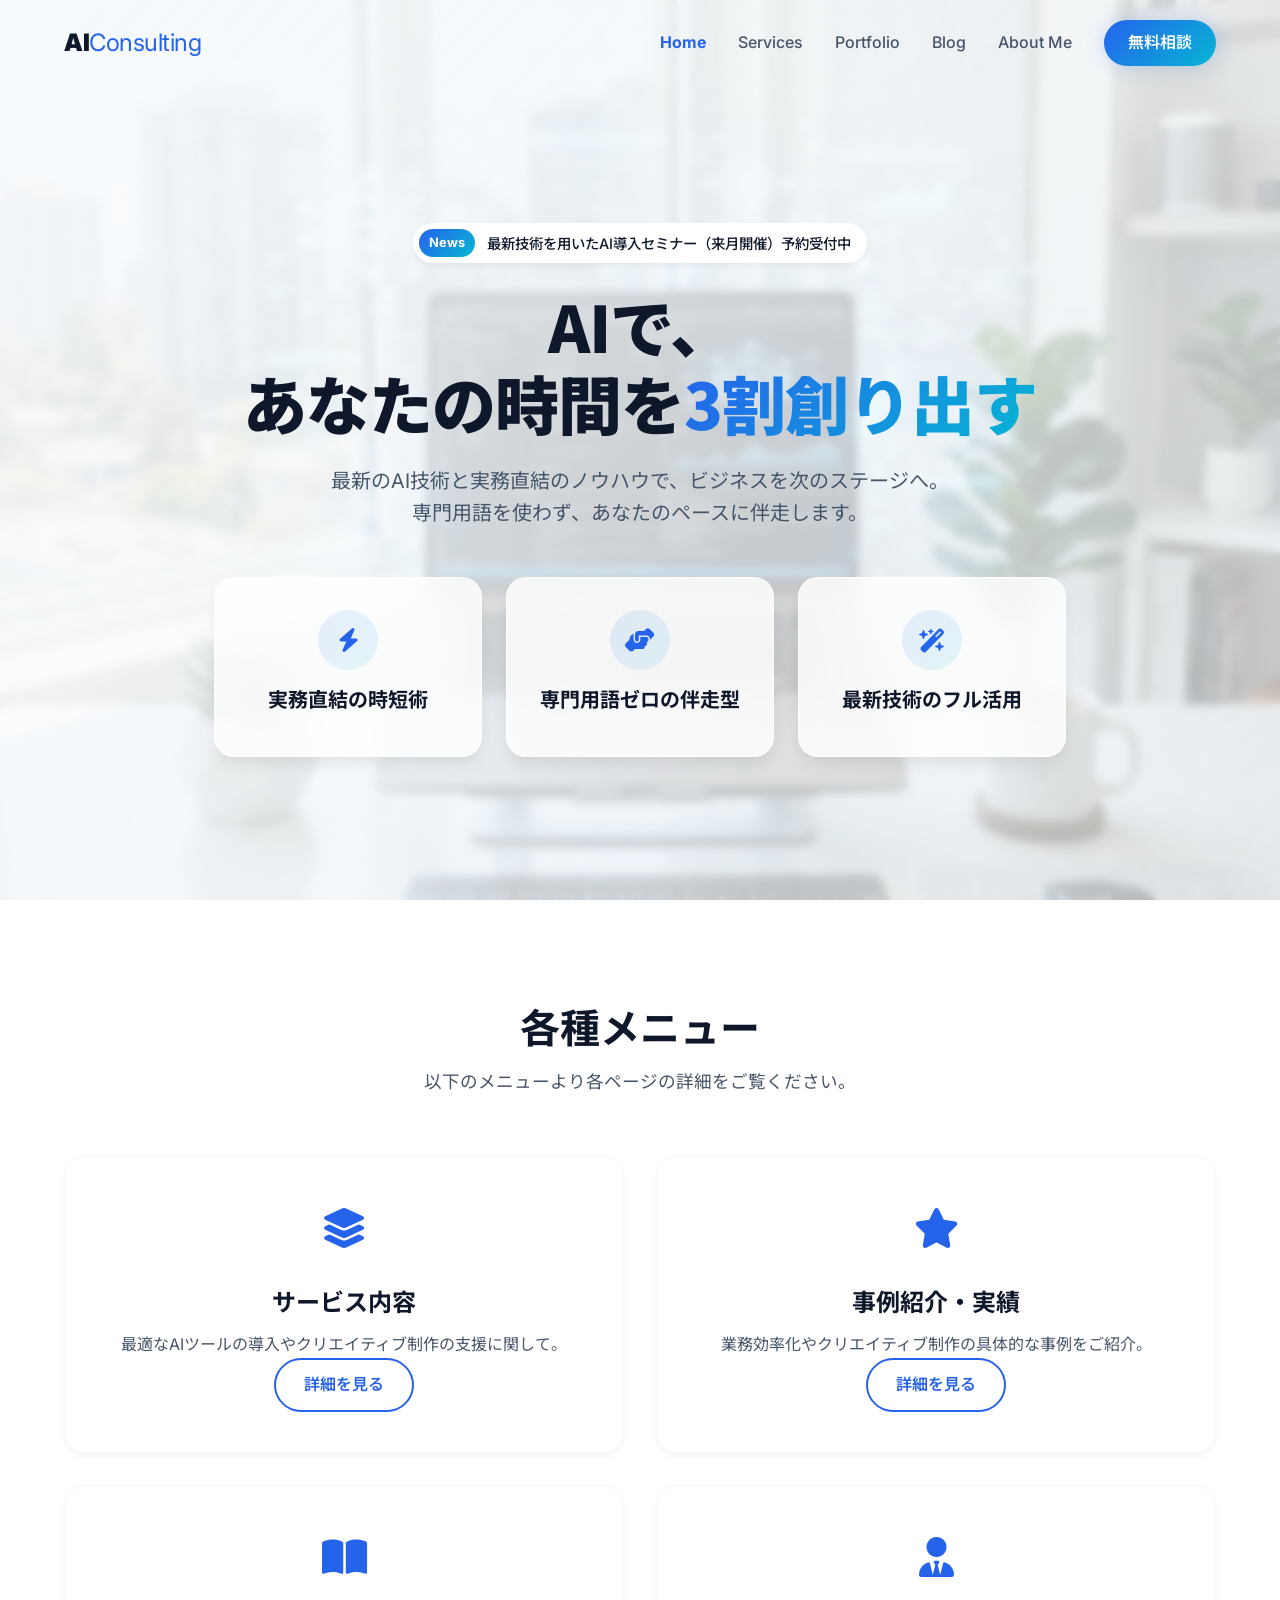
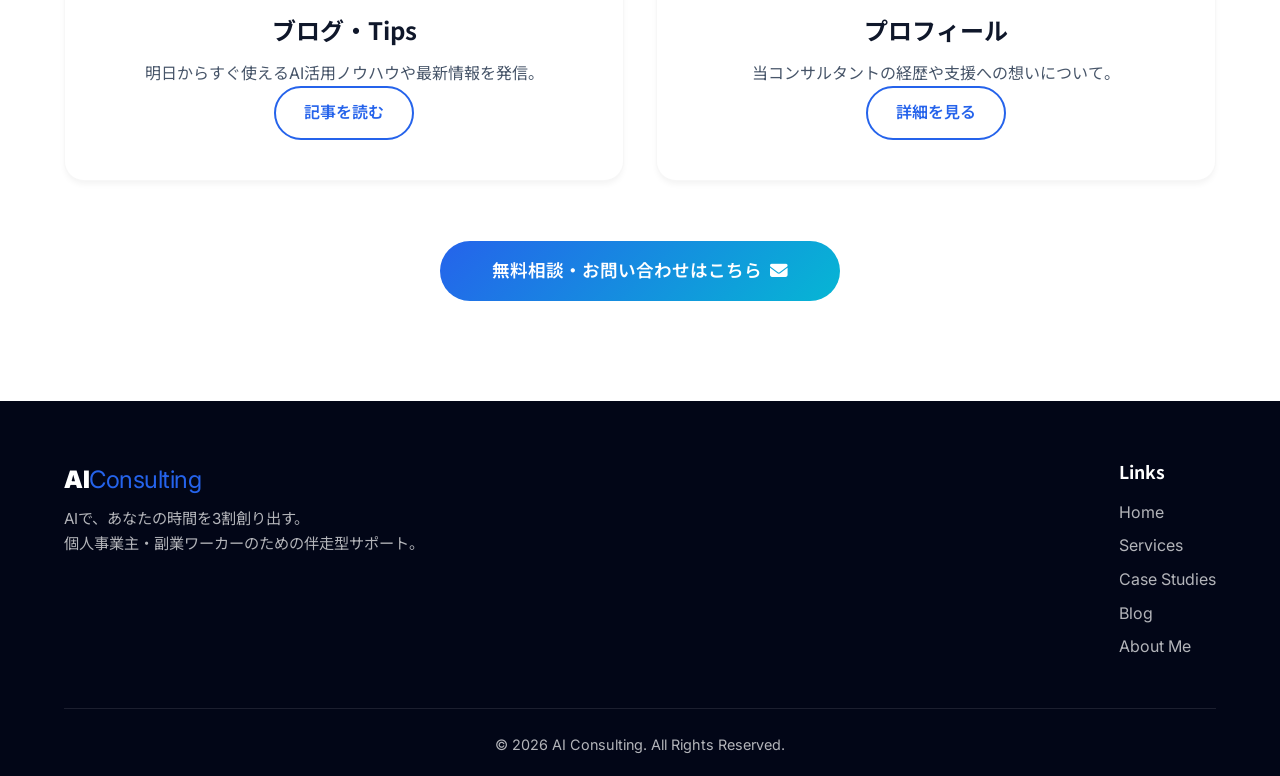
<file: AIHP/index.html>
<!DOCTYPE html>
<html lang="ja">
<head>
    <meta charset="UTF-8">
    <meta name="viewport" content="width=device-width, initial-scale=1.0">
    <meta name="description" content="AIコンサルティングであなたの時間を3割創り出す。実務直結の時短術と最新技術を活用した伴走型サポート。">
    <title>AI Consulting | あなたの時間を3割創り出す</title>
    <!-- Google Fonts -->
    <link rel="preconnect" href="https://fonts.googleapis.com">
    <link rel="preconnect" href="https://fonts.gstatic.com" crossorigin>
    <link href="https://fonts.googleapis.com/css2?family=Inter:wght@400;500;600;700&family=Noto+Sans+JP:wght@400;500;700;900&display=swap" rel="stylesheet">
    <!-- FontAwesome for Icons -->
    <link rel="stylesheet" href="https://cdnjs.cloudflare.com/ajax/libs/font-awesome/6.4.0/css/all.min.css">
    <link rel="stylesheet" href="style.css">
</head>
<body>
    <header class="navbar" id="navbar">
        <div class="container nav-container">
            <a href="index.html" class="logo">AI<span>Consulting</span></a>
            <nav class="nav-links" id="nav-links">
                <a href="index.html" class="nav-item active-nav">Home</a>
                <a href="services.html" class="nav-item">Services</a>
                <a href="portfolio.html" class="nav-item">Portfolio</a>
                <a href="blog.html" class="nav-item">Blog</a>
                <a href="about.html" class="nav-item">About Me</a>
                <a href="contact.html" class="btn btn-nav">無料相談</a>
            </nav>
            <div class="mobile-menu-btn" id="mobile-menu-btn">
                <i class="fa-solid fa-bars"></i>
            </div>
        </div>
    </header>

    <main>
        <!-- Hero Section -->
        <section id="home" class="hero">
            <div class="hero-bg">
                <img src="images/hero_bg.png" alt="AI Consulting Workspace">
                <div class="hero-overlay"></div>
            </div>
            <div class="container hero-content">
                <div class="badge fade-in-up">
                    <span class="badge-icon">News</span> 最新技術を用いたAI導入セミナー（来月開催）予約受付中
                </div>
                <h1 class="fade-in-up delay-1">AIで、<br>あなたの時間を<span class="highlight">3割創り出す</span></h1>
                <p class="fade-in-up delay-2">最新のAI技術と実務直結のノウハウで、ビジネスを次のステージへ。<br>専門用語を使わず、あなたのペースに伴走します。</p>
                
                <div class="reasons fade-in-up delay-3">
                    <div class="reason-card glass">
                        <div class="icon-wrapper"><i class="fa-solid fa-bolt"></i></div>
                        <h3>実務直結の時短術</h3>
                    </div>
                    <div class="reason-card glass">
                        <div class="icon-wrapper"><i class="fa-solid fa-handshake-angle"></i></div>
                        <h3>専門用語ゼロの伴走型</h3>
                    </div>
                    <div class="reason-card glass">
                        <div class="icon-wrapper"><i class="fa-solid fa-wand-magic-sparkles"></i></div>
                        <h3>最新技術のフル活用</h3>
                    </div>
                </div>
            </div>
        </section>

        <!-- Gateway links -->
        <section class="section bg-light">
            <div class="container">
                <div class="section-header text-center fade-in-up">
                    <h2 class="section-title">各種メニュー</h2>
                    <p class="section-subtitle">以下のメニューより各ページの詳細をご覧ください。</p>
                </div>
                
                <div class="grid-2">
                    <div class="service-card hover-lift fade-in-up delay-1 text-center">
                        <div class="service-icon"><i class="fa-solid fa-layer-group"></i></div>
                        <h3 class="service-title">サービス内容</h3>
                        <p class="service-desc mb-4">最適なAIツールの導入やクリエイティブ制作の支援に関して。</p>
                        <a href="services.html" class="btn btn-secondary">詳細を見る</a>
                    </div>
                    
                    <div class="service-card hover-lift fade-in-up delay-2 text-center">
                        <div class="service-icon"><i class="fa-solid fa-star"></i></div>
                        <h3 class="service-title">事例紹介・実績</h3>
                        <p class="service-desc mb-4">業務効率化やクリエイティブ制作の具体的な事例をご紹介。</p>
                        <a href="portfolio.html" class="btn btn-secondary">詳細を見る</a>
                    </div>

                    <div class="service-card hover-lift fade-in-up delay-3 text-center">
                        <div class="service-icon"><i class="fa-solid fa-book-open"></i></div>
                        <h3 class="service-title">ブログ・Tips</h3>
                        <p class="service-desc mb-4">明日からすぐ使えるAI活用ノウハウや最新情報を発信。</p>
                        <a href="blog.html" class="btn btn-secondary">記事を読む</a>
                    </div>

                    <div class="service-card hover-lift fade-in-up delay-4 text-center">
                        <div class="service-icon"><i class="fa-solid fa-user-tie"></i></div>
                        <h3 class="service-title">プロフィール</h3>
                        <p class="service-desc mb-4">当コンサルタントの経歴や支援への想いについて。</p>
                        <a href="about.html" class="btn btn-secondary">詳細を見る</a>
                    </div>
                </div>
                
                <div class="text-center fade-in-up delay-5" style="margin-top: 60px;">
                    <a href="contact.html" class="btn btn-submit" style="max-width: 400px; margin: 0 auto; display: inline-flex;">
                        無料相談・お問い合わせはこちら <i class="fa-solid fa-envelope"></i>
                    </a>
                </div>
            </div>
        </section>
    </main>

    <footer class="footer">
        <div class="container">
            <div class="footer-top">
                <div class="footer-brand">
                    <a href="index.html" class="logo">AI<span>Consulting</span></a>
                    <p class="footer-desc mt-2">AIで、あなたの時間を3割創り出す。<br>個人事業主・副業ワーカーのための伴走型サポート。</p>
                </div>
                <div class="footer-links">
                    <h4 class="footer-title">Links</h4>
                    <ul>
                        <li><a href="index.html">Home</a></li>
                        <li><a href="services.html">Services</a></li>
                        <li><a href="portfolio.html">Case Studies</a></li>
                        <li><a href="blog.html">Blog</a></li>
                        <li><a href="about.html">About Me</a></li>
                    </ul>
                </div>
            </div>
            <div class="footer-bottom">
                <p>&copy; 2026 AI Consulting. All Rights Reserved.</p>
            </div>
        </div>
    </footer>

    <script src="script.js"></script>
</body>
</html>
</file>
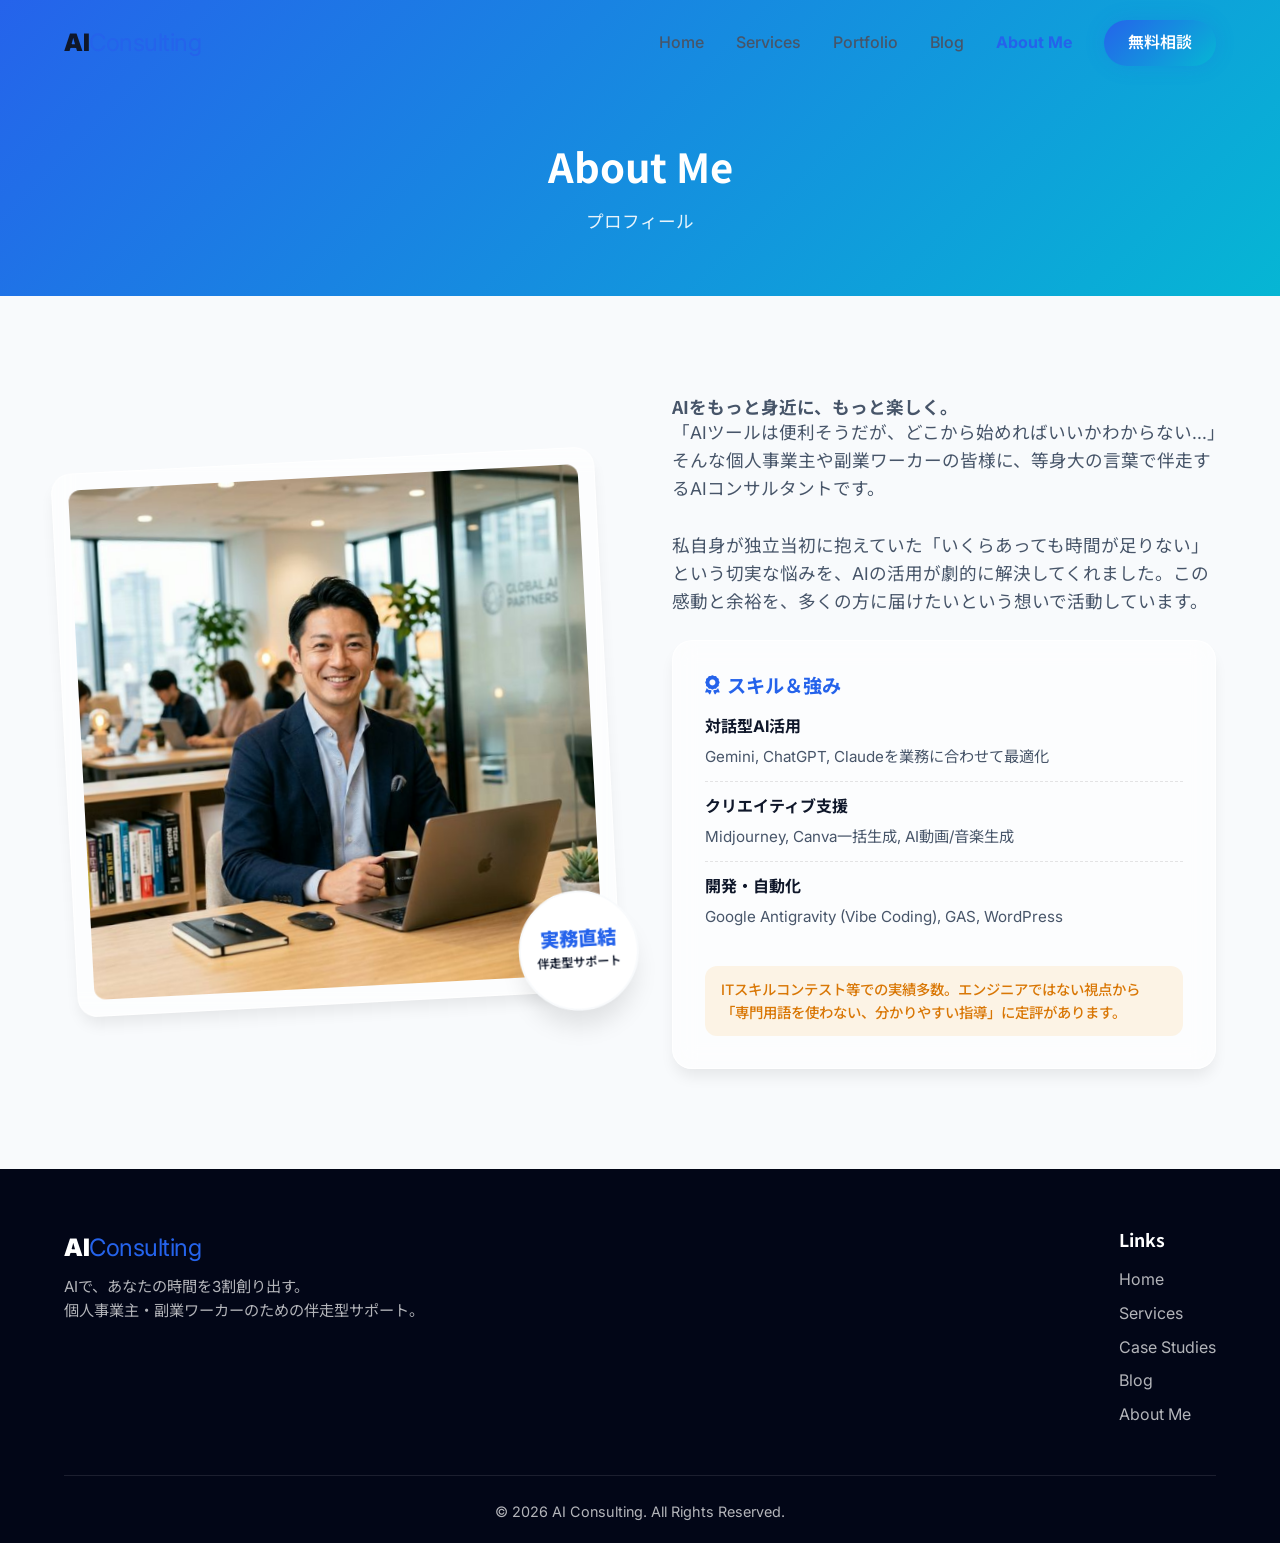
<file: AIHP/about.html>
<!DOCTYPE html>
<html lang="ja">
<head>
    <meta charset="UTF-8">
    <meta name="viewport" content="width=device-width, initial-scale=1.0">
    <meta name="description" content="AIコンサルタントのプロフィール。">
    <title>About Me | AI Consulting</title>
    <link rel="preconnect" href="https://fonts.googleapis.com">
    <link rel="preconnect" href="https://fonts.gstatic.com" crossorigin>
    <link href="https://fonts.googleapis.com/css2?family=Inter:wght@400;500;600;700&family=Noto+Sans+JP:wght@400;500;700;900&display=swap" rel="stylesheet">
    <link rel="stylesheet" href="https://cdnjs.cloudflare.com/ajax/libs/font-awesome/6.4.0/css/all.min.css">
    <link rel="stylesheet" href="style.css">
</head>
<body>
    <header class="navbar" id="navbar">
        <div class="container nav-container">
            <a href="index.html" class="logo">AI<span>Consulting</span></a>
            <nav class="nav-links" id="nav-links">
                <a href="index.html" class="nav-item">Home</a>
                <a href="services.html" class="nav-item">Services</a>
                <a href="portfolio.html" class="nav-item">Portfolio</a>
                <a href="blog.html" class="nav-item">Blog</a>
                <a href="about.html" class="nav-item active-nav">About Me</a>
                <a href="contact.html" class="btn btn-nav">無料相談</a>
            </nav>
            <div class="mobile-menu-btn" id="mobile-menu-btn">
                <i class="fa-solid fa-bars"></i>
            </div>
        </div>
    </header>

    <main>
        <div class="page-header">
            <div class="container fade-in-up">
                <h1>About Me</h1>
                <p>プロフィール</p>
            </div>
        </div>

        <section id="about" class="section">
            <div class="container">
                <div class="about-flex">
                    <div class="about-img fade-in-up">
                        <div class="img-wrapper glass">
                            <img src="images/consultant_profile.png" alt="AIコンサルタント プロフィール写真">
                            <div class="experience-badge">
                                <span class="num">実務直結</span>
                                <span class="text">伴走型サポート</span>
                            </div>
                        </div>
                    </div>
                    <div class="about-content fade-in-up delay-1">
                        <h3 class="section-subtitle text-left">AIをもっと身近に、もっと楽しく。</h3>
                        <p class="bio">
                            「AIツールは便利そうだが、どこから始めればいいかわからない...」そんな個人事業主や副業ワーカーの皆様に、等身大の言葉で伴走するAIコンサルタントです。<br><br>
                            私自身が独立当初に抱えていた「いくらあっても時間が足りない」という切実な悩みを、AIの活用が劇的に解決してくれました。この感動と余裕を、多くの方に届けたいという想いで活動しています。
                        </p>
                        
                        <div class="skills-box glass mt-4">
                            <h4 class="skills-title"><i class="fa-solid fa-award"></i> スキル＆強み</h4>
                            <ul class="skill-list">
                                <li>
                                    <span class="skill-name">対話型AI活用</span>
                                    <span class="skill-detail">Gemini, ChatGPT, Claudeを業務に合わせて最適化</span>
                                </li>
                                <li>
                                    <span class="skill-name">クリエイティブ支援</span>
                                    <span class="skill-detail">Midjourney, Canva一括生成, AI動画/音楽生成</span>
                                </li>
                                <li>
                                    <span class="skill-name">開発・自動化</span>
                                    <span class="skill-detail">Google Antigravity (Vibe Coding), GAS, WordPress</span>
                                </li>
                            </ul>
                            <p class="strength-note">ITスキルコンテスト等での実績多数。エンジニアではない視点から「専門用語を使わない、分かりやすい指導」に定評があります。</p>
                        </div>
                    </div>
                </div>
            </div>
        </section>
    </main>

    <footer class="footer">
        <div class="container">
            <div class="footer-top">
                <div class="footer-brand">
                    <a href="index.html" class="logo">AI<span>Consulting</span></a>
                    <p class="footer-desc mt-2">AIで、あなたの時間を3割創り出す。<br>個人事業主・副業ワーカーのための伴走型サポート。</p>
                </div>
                <div class="footer-links">
                    <h4 class="footer-title">Links</h4>
                    <ul>
                        <li><a href="index.html">Home</a></li>
                        <li><a href="services.html">Services</a></li>
                        <li><a href="portfolio.html">Case Studies</a></li>
                        <li><a href="blog.html">Blog</a></li>
                        <li><a href="about.html">About Me</a></li>
                    </ul>
                </div>
            </div>
            <div class="footer-bottom">
                <p>&copy; 2026 AI Consulting. All Rights Reserved.</p>
            </div>
        </div>
    </footer>
    <script src="script.js"></script>
</body>
</html>
</file>
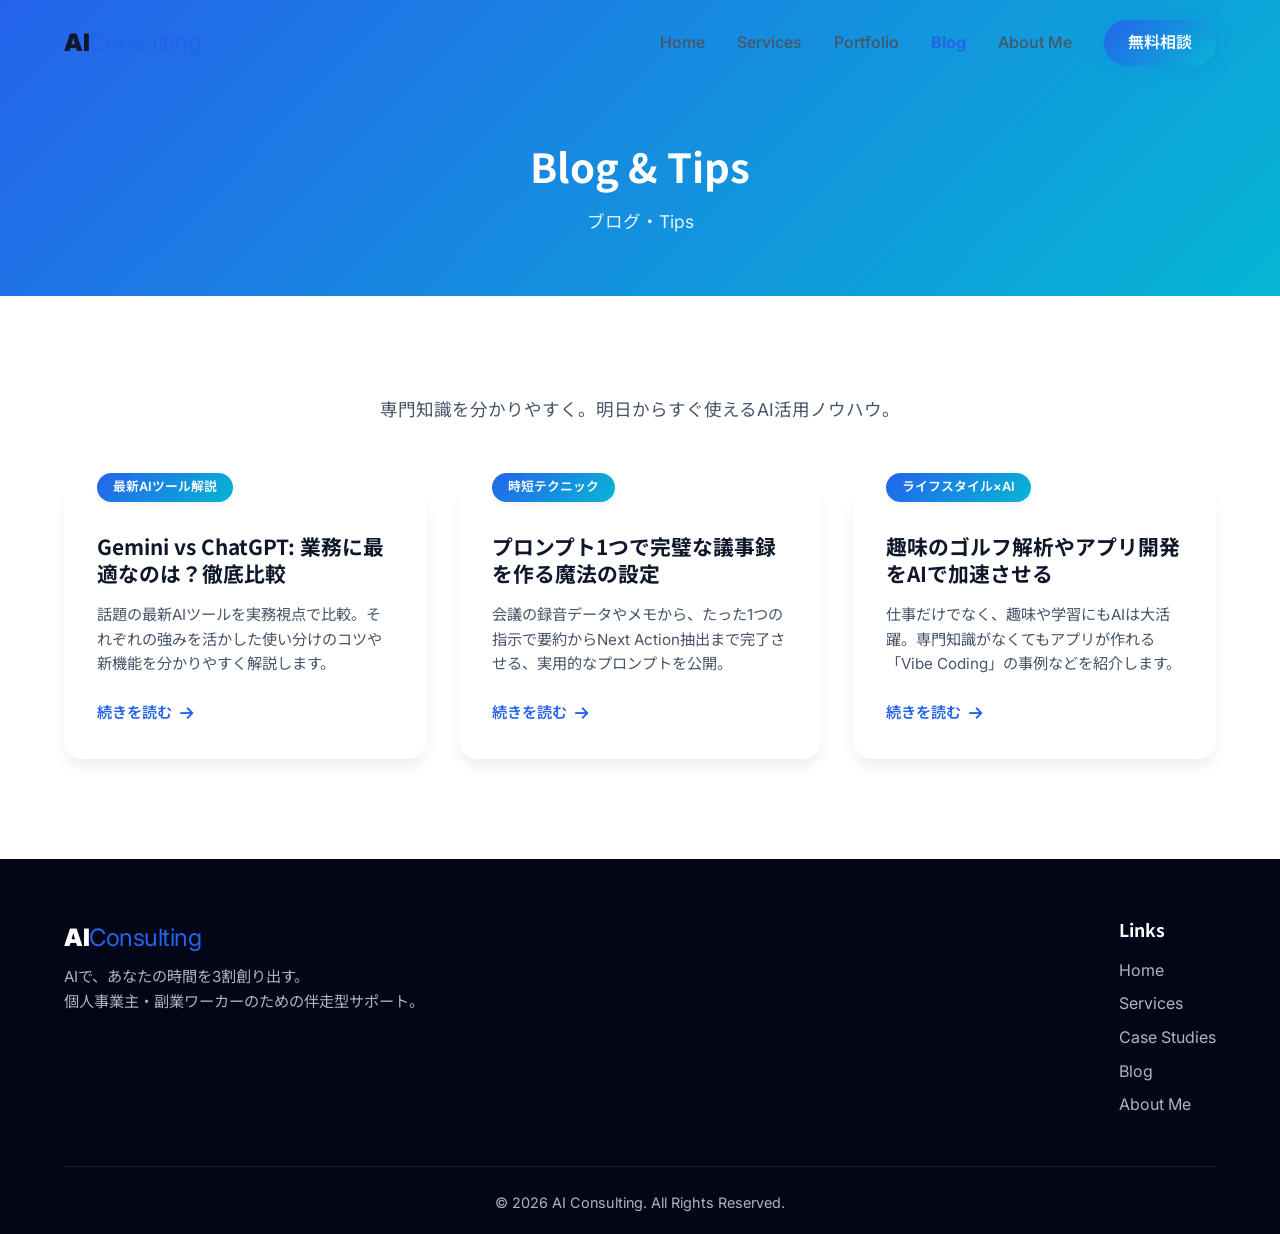
<file: AIHP/blog.html>
<!DOCTYPE html>
<html lang="ja">
<head>
    <meta charset="UTF-8">
    <meta name="viewport" content="width=device-width, initial-scale=1.0">
    <meta name="description" content="AIコンサルティングのブログとTips。">
    <title>Blog & Tips | AI Consulting</title>
    <link rel="preconnect" href="https://fonts.googleapis.com">
    <link rel="preconnect" href="https://fonts.gstatic.com" crossorigin>
    <link href="https://fonts.googleapis.com/css2?family=Inter:wght@400;500;600;700&family=Noto+Sans+JP:wght@400;500;700;900&display=swap" rel="stylesheet">
    <link rel="stylesheet" href="https://cdnjs.cloudflare.com/ajax/libs/font-awesome/6.4.0/css/all.min.css">
    <link rel="stylesheet" href="style.css">
</head>
<body>
    <header class="navbar" id="navbar">
        <div class="container nav-container">
            <a href="index.html" class="logo">AI<span>Consulting</span></a>
            <nav class="nav-links" id="nav-links">
                <a href="index.html" class="nav-item">Home</a>
                <a href="services.html" class="nav-item">Services</a>
                <a href="portfolio.html" class="nav-item">Portfolio</a>
                <a href="blog.html" class="nav-item active-nav">Blog</a>
                <a href="about.html" class="nav-item">About Me</a>
                <a href="contact.html" class="btn btn-nav">無料相談</a>
            </nav>
            <div class="mobile-menu-btn" id="mobile-menu-btn">
                <i class="fa-solid fa-bars"></i>
            </div>
        </div>
    </header>

    <main>
        <div class="page-header">
            <div class="container fade-in-up">
                <h1>Blog & Tips</h1>
                <p>ブログ・Tips</p>
            </div>
        </div>

        <section id="blog" class="section bg-light">
            <div class="container">
                <div class="section-header text-center fade-in-up">
                    <p class="section-subtitle">専門知識を分かりやすく。明日からすぐ使えるAI活用ノウハウ。</p>
                </div>
                <div class="blog-grid">
                    <article class="blog-card glass fade-in-up delay-1 hover-lift">
                        <div class="blog-tag-overlay">最新AIツール解説</div>
                        <div class="blog-content">
                            <h3 class="blog-title">Gemini vs ChatGPT: 業務に最適なのは？徹底比較</h3>
                            <p class="blog-excerpt">話題の最新AIツールを実務視点で比較。それぞれの強みを活かした使い分けのコツや新機能を分かりやすく解説します。</p>
                            <a href="#" class="read-more">続きを読む <i class="fa-solid fa-arrow-right"></i></a>
                        </div>
                    </article>
                    <article class="blog-card glass fade-in-up delay-2 hover-lift">
                        <div class="blog-tag-overlay">時短テクニック</div>
                        <div class="blog-content">
                            <h3 class="blog-title">プロンプト1つで完璧な議事録を作る魔法の設定</h3>
                            <p class="blog-excerpt">会議の録音データやメモから、たった1つの指示で要約からNext Action抽出まで完了させる、実用的なプロンプトを公開。</p>
                            <a href="#" class="read-more">続きを読む <i class="fa-solid fa-arrow-right"></i></a>
                        </div>
                    </article>
                    <article class="blog-card glass fade-in-up delay-3 hover-lift">
                        <div class="blog-tag-overlay">ライフスタイル×AI</div>
                        <div class="blog-content">
                            <h3 class="blog-title">趣味のゴルフ解析やアプリ開発をAIで加速させる</h3>
                            <p class="blog-excerpt">仕事だけでなく、趣味や学習にもAIは大活躍。専門知識がなくてもアプリが作れる「Vibe Coding」の事例などを紹介します。</p>
                            <a href="#" class="read-more">続きを読む <i class="fa-solid fa-arrow-right"></i></a>
                        </div>
                    </article>
                </div>
            </div>
        </section>
    </main>

    <footer class="footer">
        <div class="container">
            <div class="footer-top">
                <div class="footer-brand">
                    <a href="index.html" class="logo">AI<span>Consulting</span></a>
                    <p class="footer-desc mt-2">AIで、あなたの時間を3割創り出す。<br>個人事業主・副業ワーカーのための伴走型サポート。</p>
                </div>
                <div class="footer-links">
                    <h4 class="footer-title">Links</h4>
                    <ul>
                        <li><a href="index.html">Home</a></li>
                        <li><a href="services.html">Services</a></li>
                        <li><a href="portfolio.html">Case Studies</a></li>
                        <li><a href="blog.html">Blog</a></li>
                        <li><a href="about.html">About Me</a></li>
                    </ul>
                </div>
            </div>
            <div class="footer-bottom">
                <p>&copy; 2026 AI Consulting. All Rights Reserved.</p>
            </div>
        </div>
    </footer>
    <script src="script.js"></script>
</body>
</html>
</file>
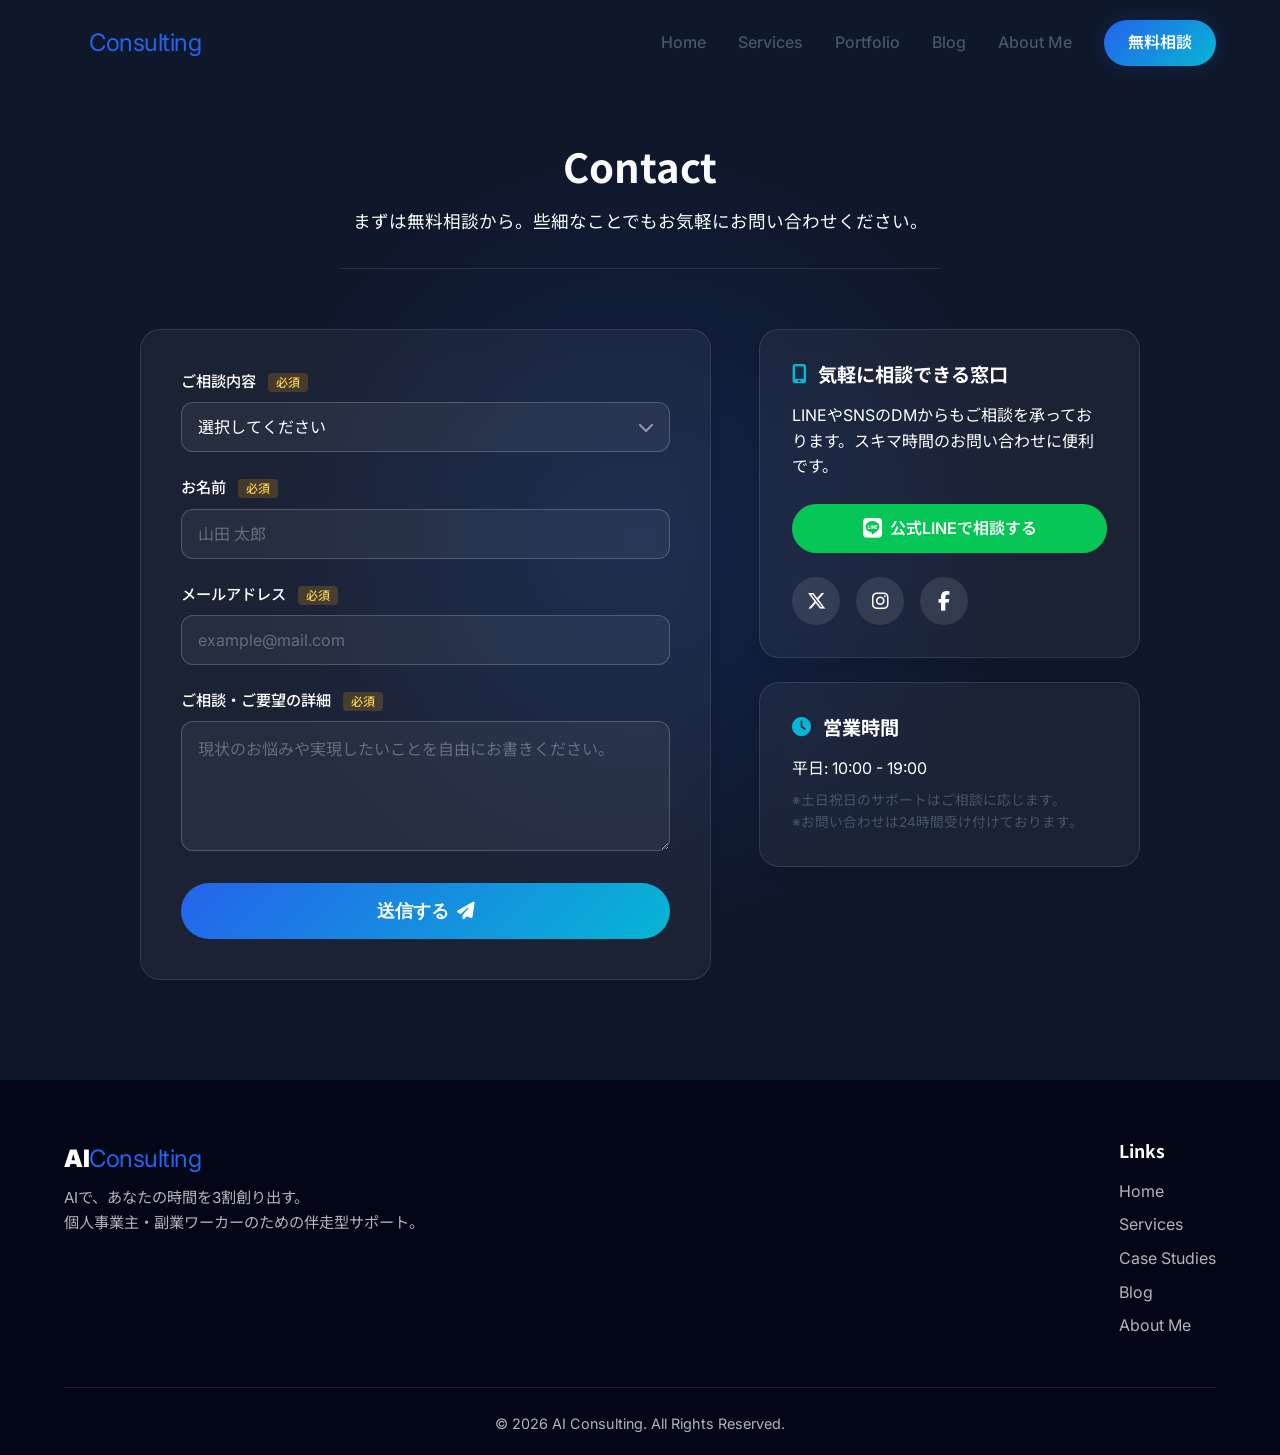
<file: AIHP/contact.html>
<!DOCTYPE html>
<html lang="ja">
<head>
    <meta charset="UTF-8">
    <meta name="viewport" content="width=device-width, initial-scale=1.0">
    <meta name="description" content="AIコンサルティングのお問い合わせ。">
    <title>Contact | AI Consulting</title>
    <link rel="preconnect" href="https://fonts.googleapis.com">
    <link rel="preconnect" href="https://fonts.gstatic.com" crossorigin>
    <link href="https://fonts.googleapis.com/css2?family=Inter:wght@400;500;600;700&family=Noto+Sans+JP:wght@400;500;700;900&display=swap" rel="stylesheet">
    <link rel="stylesheet" href="https://cdnjs.cloudflare.com/ajax/libs/font-awesome/6.4.0/css/all.min.css">
    <link rel="stylesheet" href="style.css">
</head>
<body>
    <header class="navbar" id="navbar">
        <div class="container nav-container">
            <a href="index.html" class="logo">AI<span>Consulting</span></a>
            <nav class="nav-links" id="nav-links">
                <a href="index.html" class="nav-item">Home</a>
                <a href="services.html" class="nav-item">Services</a>
                <a href="portfolio.html" class="nav-item">Portfolio</a>
                <a href="blog.html" class="nav-item">Blog</a>
                <a href="about.html" class="nav-item">About Me</a>
                <a href="contact.html" class="btn btn-nav">無料相談</a>
            </nav>
            <div class="mobile-menu-btn" id="mobile-menu-btn">
                <i class="fa-solid fa-bars"></i>
            </div>
        </div>
    </header>

    <main>
        <section id="contact" class="section contact-section" style="padding-top: 140px; min-height: 100vh;">
            <div class="contact-bg-glow"></div>
            <div class="container">
                <div class="section-header text-center fade-in-up text-white">
                    <h1 class="section-title text-white">Contact</h1>
                    <p class="section-subtitle text-white border-sub">まずは無料相談から。些細なことでもお気軽にお問い合わせください。</p>
                </div>

                <div class="contact-grid">
                    <div class="contact-form-container glass fade-in-up delay-1">
                        <form class="contact-form">
                            <div class="form-group">
                                <label for="type">ご相談内容 <span class="required">必須</span></label>
                                <div class="select-wrapper">
                                    <select id="type" name="type" class="form-control" required>
                                        <option value="" disabled selected>選択してください</option>
                                        <option value="consulting">AI導入・時短コンサルについて</option>
                                        <option value="spot">スポット相談（60分）について</option>
                                        <option value="creative">クリエイティブ支援について</option>
                                        <option value="other">その他のお問い合わせ</option>
                                    </select>
                                    <i class="fa-solid fa-chevron-down select-icon"></i>
                                </div>
                            </div>
                            <div class="form-group">
                                <label for="name">お名前 <span class="required">必須</span></label>
                                <input type="text" id="name" name="name" class="form-control" placeholder="山田 太郎" required>
                            </div>
                            <div class="form-group">
                                <label for="email">メールアドレス <span class="required">必須</span></label>
                                <input type="email" id="email" name="email" class="form-control" placeholder="example@mail.com" required>
                            </div>
                            <div class="form-group">
                                <label for="message">ご相談・ご要望の詳細 <span class="required">必須</span></label>
                                <textarea id="message" name="message" class="form-control" rows="5" placeholder="現状のお悩みや実現したいことを自由にお書きください。" required></textarea>
                            </div>
                            <button type="submit" class="btn btn-submit">送信する <i class="fa-solid fa-paper-plane"></i></button>
                        </form>
                    </div>

                    <div class="contact-info fade-in-up delay-2">
                        <div class="info-card glass">
                            <h3><i class="fa-solid fa-mobile-screen-button"></i> 気軽に相談できる窓口</h3>
                            <p>LINEやSNSのDMからもご相談を承っております。スキマ時間のお問い合わせに便利です。</p>
                            
                            <a href="#line" class="btn btn-line mt-4">
                                <i class="fa-brands fa-line"></i> 公式LINEで相談する
                            </a>
                            
                            <div class="social-links mt-4">
                                <a href="#x" class="social-icon" aria-label="X (Twitter)"><i class="fa-brands fa-x-twitter"></i></a>
                                <a href="#instagram" class="social-icon" aria-label="Instagram"><i class="fa-brands fa-instagram"></i></a>
                                <a href="#facebook" class="social-icon" aria-label="Facebook"><i class="fa-brands fa-facebook-f"></i></a>
                            </div>
                        </div>
                        
                        <div class="info-card glass mt-4">
                            <h3><i class="fa-solid fa-clock"></i> 営業時間</h3>
                            <p class="mb-1">平日: 10:00 - 19:00</p>
                            <p class="mb-0 text-small text-muted">※土日祝日のサポートはご相談に応じます。<br>※お問い合わせは24時間受け付けております。</p>
                        </div>
                    </div>
                </div>
            </div>
        </section>
    </main>

    <footer class="footer">
        <div class="container">
            <div class="footer-top">
                <div class="footer-brand">
                    <a href="index.html" class="logo">AI<span>Consulting</span></a>
                    <p class="footer-desc mt-2">AIで、あなたの時間を3割創り出す。<br>個人事業主・副業ワーカーのための伴走型サポート。</p>
                </div>
                <div class="footer-links">
                    <h4 class="footer-title">Links</h4>
                    <ul>
                        <li><a href="index.html">Home</a></li>
                        <li><a href="services.html">Services</a></li>
                        <li><a href="portfolio.html">Case Studies</a></li>
                        <li><a href="blog.html">Blog</a></li>
                        <li><a href="about.html">About Me</a></li>
                    </ul>
                </div>
            </div>
            <div class="footer-bottom">
                <p>&copy; 2026 AI Consulting. All Rights Reserved.</p>
            </div>
        </div>
    </footer>
    <script src="script.js"></script>
</body>
</html>
</file>
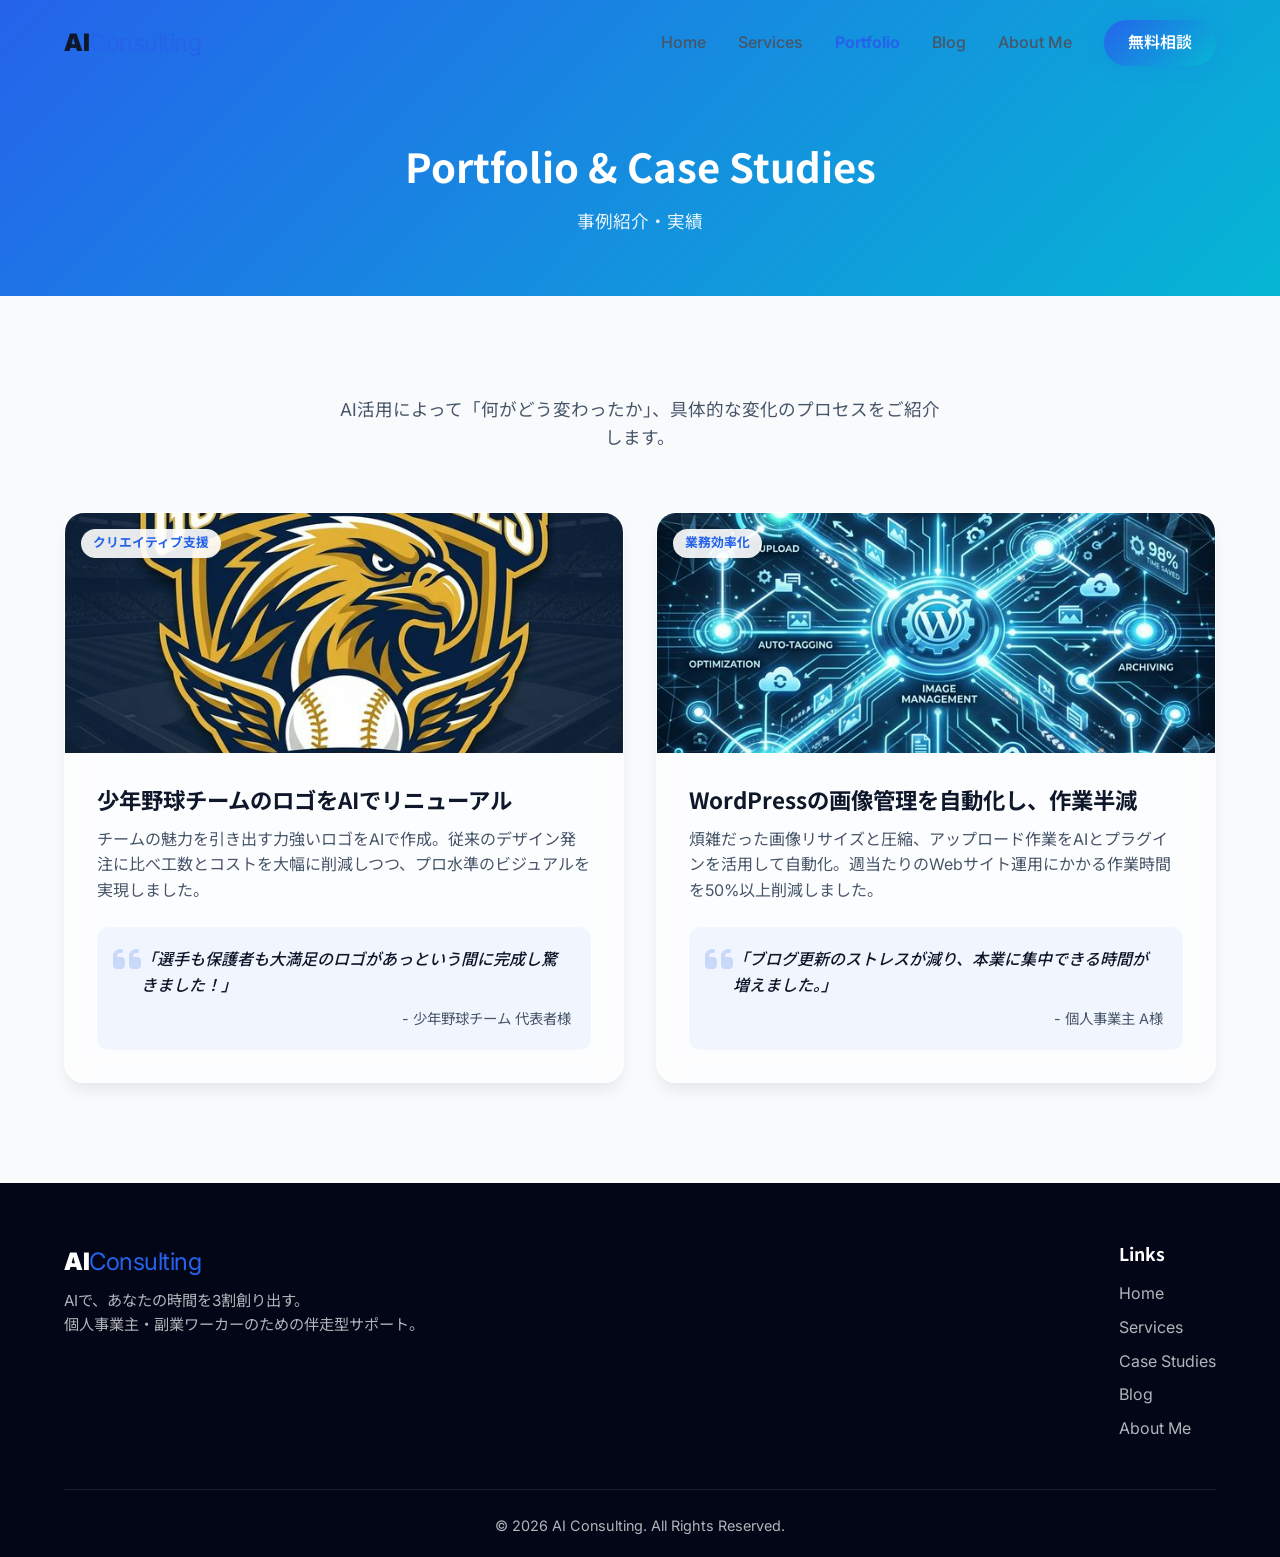
<file: AIHP/portfolio.html>
<!DOCTYPE html>
<html lang="ja">
<head>
    <meta charset="UTF-8">
    <meta name="viewport" content="width=device-width, initial-scale=1.0">
    <meta name="description" content="AIコンサルティングの事例紹介と実績。">
    <title>Portfolio & Case Studies | AI Consulting</title>
    <link rel="preconnect" href="https://fonts.googleapis.com">
    <link rel="preconnect" href="https://fonts.gstatic.com" crossorigin>
    <link href="https://fonts.googleapis.com/css2?family=Inter:wght@400;500;600;700&family=Noto+Sans+JP:wght@400;500;700;900&display=swap" rel="stylesheet">
    <link rel="stylesheet" href="https://cdnjs.cloudflare.com/ajax/libs/font-awesome/6.4.0/css/all.min.css">
    <link rel="stylesheet" href="style.css">
</head>
<body>
    <header class="navbar" id="navbar">
        <div class="container nav-container">
            <a href="index.html" class="logo">AI<span>Consulting</span></a>
            <nav class="nav-links" id="nav-links">
                <a href="index.html" class="nav-item">Home</a>
                <a href="services.html" class="nav-item">Services</a>
                <a href="portfolio.html" class="nav-item active-nav">Portfolio</a>
                <a href="blog.html" class="nav-item">Blog</a>
                <a href="about.html" class="nav-item">About Me</a>
                <a href="contact.html" class="btn btn-nav">無料相談</a>
            </nav>
            <div class="mobile-menu-btn" id="mobile-menu-btn">
                <i class="fa-solid fa-bars"></i>
            </div>
        </div>
    </header>

    <main>
        <div class="page-header">
            <div class="container fade-in-up">
                <h1>Portfolio & Case Studies</h1>
                <p>事例紹介・実績</p>
            </div>
        </div>

        <section id="portfolio" class="section">
            <div class="container">
                <div class="section-header text-center fade-in-up">
                    <p class="section-subtitle">AI活用によって「何がどう変わったか」、具体的な変化のプロセスをご紹介します。</p>
                </div>
                <div class="portfolio-grid grid-2">
                    <div class="portfolio-card glass fade-in-up delay-1">
                        <div class="portfolio-img">
                            <img src="images/baseball_logo.png" alt="少年野球チームのロゴ制作">
                            <div class="portfolio-tag">クリエイティブ支援</div>
                        </div>
                        <div class="portfolio-content">
                            <h3>少年野球チームのロゴをAIでリニューアル</h3>
                            <p class="portfolio-text">チームの魅力を引き出す力強いロゴをAIで作成。従来のデザイン発注に比べ工数とコストを大幅に削減しつつ、プロ水準のビジュアルを実現しました。</p>
                            <div class="testimonial">
                                <i class="fa-solid fa-quote-left quote-icon"></i>
                                <p class="quote">「選手も保護者も大満足のロゴがあっという間に完成し驚きました！」</p>
                                <span class="author">- 少年野球チーム 代表者様</span>
                            </div>
                        </div>
                    </div>
                    <div class="portfolio-card glass fade-in-up delay-2">
                        <div class="portfolio-img">
                            <img src="images/automation_concept.png" alt="画像管理の自動化">
                            <div class="portfolio-tag">業務効率化</div>
                        </div>
                        <div class="portfolio-content">
                            <h3>WordPressの画像管理を自動化し、作業半減</h3>
                            <p class="portfolio-text">煩雑だった画像リサイズと圧縮、アップロード作業をAIとプラグインを活用して自動化。週当たりのWebサイト運用にかかる作業時間を50%以上削減しました。</p>
                            <div class="testimonial">
                                <i class="fa-solid fa-quote-left quote-icon"></i>
                                <p class="quote">「ブログ更新のストレスが減り、本業に集中できる時間が増えました。」</p>
                                <span class="author">- 個人事業主 A様</span>
                            </div>
                        </div>
                    </div>
                </div>
            </div>
        </section>
    </main>

    <footer class="footer">
        <div class="container">
            <div class="footer-top">
                <div class="footer-brand">
                    <a href="index.html" class="logo">AI<span>Consulting</span></a>
                    <p class="footer-desc mt-2">AIで、あなたの時間を3割創り出す。<br>個人事業主・副業ワーカーのための伴走型サポート。</p>
                </div>
                <div class="footer-links">
                    <h4 class="footer-title">Links</h4>
                    <ul>
                        <li><a href="index.html">Home</a></li>
                        <li><a href="services.html">Services</a></li>
                        <li><a href="portfolio.html">Case Studies</a></li>
                        <li><a href="blog.html">Blog</a></li>
                        <li><a href="about.html">About Me</a></li>
                    </ul>
                </div>
            </div>
            <div class="footer-bottom">
                <p>&copy; 2026 AI Consulting. All Rights Reserved.</p>
            </div>
        </div>
    </footer>
    <script src="script.js"></script>
</body>
</html>
</file>
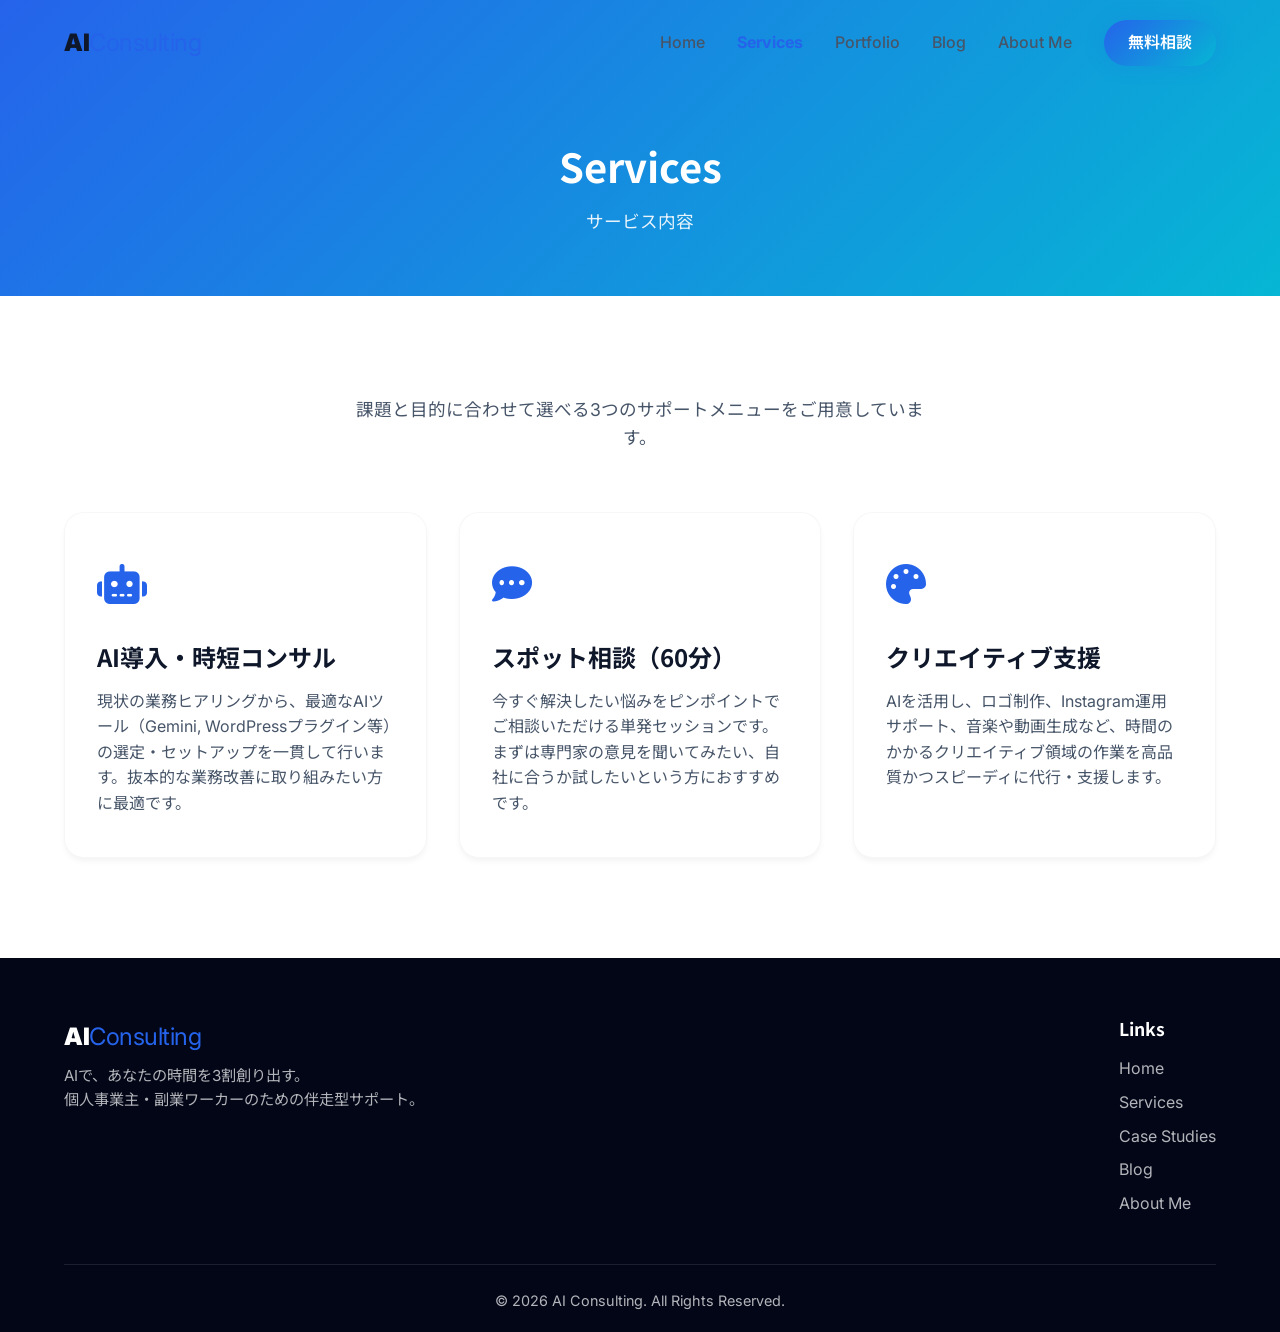
<file: AIHP/services.html>
<!DOCTYPE html>
<html lang="ja">
<head>
    <meta charset="UTF-8">
    <meta name="viewport" content="width=device-width, initial-scale=1.0">
    <meta name="description" content="AIコンサルティングのサービス内容について。">
    <title>Services | AI Consulting</title>
    <link rel="preconnect" href="https://fonts.googleapis.com">
    <link rel="preconnect" href="https://fonts.gstatic.com" crossorigin>
    <link href="https://fonts.googleapis.com/css2?family=Inter:wght@400;500;600;700&family=Noto+Sans+JP:wght@400;500;700;900&display=swap" rel="stylesheet">
    <link rel="stylesheet" href="https://cdnjs.cloudflare.com/ajax/libs/font-awesome/6.4.0/css/all.min.css">
    <link rel="stylesheet" href="style.css">
</head>
<body>
    <header class="navbar" id="navbar">
        <div class="container nav-container">
            <a href="index.html" class="logo">AI<span>Consulting</span></a>
            <nav class="nav-links" id="nav-links">
                <a href="index.html" class="nav-item">Home</a>
                <a href="services.html" class="nav-item active-nav">Services</a>
                <a href="portfolio.html" class="nav-item">Portfolio</a>
                <a href="blog.html" class="nav-item">Blog</a>
                <a href="about.html" class="nav-item">About Me</a>
                <a href="contact.html" class="btn btn-nav">無料相談</a>
            </nav>
            <div class="mobile-menu-btn" id="mobile-menu-btn">
                <i class="fa-solid fa-bars"></i>
            </div>
        </div>
    </header>

    <main>
        <div class="page-header">
            <div class="container fade-in-up">
                <h1>Services</h1>
                <p>サービス内容</p>
            </div>
        </div>

        <section id="services" class="section bg-light">
            <div class="container">
                <div class="section-header text-center fade-in-up">
                    <p class="section-subtitle">課題と目的に合わせて選べる3つのサポートメニューをご用意しています。</p>
                </div>
                <div class="services-grid">
                    <div class="service-card hover-lift fade-in-up delay-1">
                        <div class="service-icon"><i class="fa-solid fa-robot"></i></div>
                        <h3 class="service-title">AI導入・時短コンサル</h3>
                        <p class="service-desc">現状の業務ヒアリングから、最適なAIツール（Gemini, WordPressプラグイン等）の選定・セットアップを一貫して行います。抜本的な業務改善に取り組みたい方に最適です。</p>
                    </div>
                    <div class="service-card hover-lift fade-in-up delay-2">
                        <div class="service-icon"><i class="fa-solid fa-comment-dots"></i></div>
                        <h3 class="service-title">スポット相談（60分）</h3>
                        <p class="service-desc">今すぐ解決したい悩みをピンポイントでご相談いただける単発セッションです。まずは専門家の意見を聞いてみたい、自社に合うか試したいという方におすすめです。</p>
                    </div>
                    <div class="service-card hover-lift fade-in-up delay-3">
                        <div class="service-icon"><i class="fa-solid fa-palette"></i></div>
                        <h3 class="service-title">クリエイティブ支援</h3>
                        <p class="service-desc">AIを活用し、ロゴ制作、Instagram運用サポート、音楽や動画生成など、時間のかかるクリエイティブ領域の作業を高品質かつスピーディに代行・支援します。</p>
                    </div>
                </div>
            </div>
        </section>
    </main>

    <footer class="footer">
        <div class="container">
            <div class="footer-top">
                <div class="footer-brand">
                    <a href="index.html" class="logo">AI<span>Consulting</span></a>
                    <p class="footer-desc mt-2">AIで、あなたの時間を3割創り出す。<br>個人事業主・副業ワーカーのための伴走型サポート。</p>
                </div>
                <div class="footer-links">
                    <h4 class="footer-title">Links</h4>
                    <ul>
                        <li><a href="index.html">Home</a></li>
                        <li><a href="services.html">Services</a></li>
                        <li><a href="portfolio.html">Case Studies</a></li>
                        <li><a href="blog.html">Blog</a></li>
                        <li><a href="about.html">About Me</a></li>
                    </ul>
                </div>
            </div>
            <div class="footer-bottom">
                <p>&copy; 2026 AI Consulting. All Rights Reserved.</p>
            </div>
        </div>
    </footer>
    <script src="script.js"></script>
</body>
</html>
</file>
<file: AIHP/style.css>
/* style.css */
:root {
    /* Color Palette */
    --primary: #2563eb;
    --primary-light: #60a5fa;
    --primary-dark: #1d4ed8;
    --secondary: #06b6d4;
    --accent: #f59e0b;
    --text-main: #0f172a;
    --text-muted: #475569;
    --text-light: #f8fafc;
    --bg-main: #f8fafc;
    --bg-light: #ffffff;
    
    /* Effects & Layout */
    --nav-bg: rgba(255, 255, 255, 0.85);
    --glass-bg: rgba(255, 255, 255, 0.6);
    --glass-border: rgba(255, 255, 255, 0.8);
    --shadow-sm: 0 4px 6px -1px rgba(0, 0, 0, 0.05);
    --shadow-md: 0 10px 15px -3px rgba(0, 0, 0, 0.08);
    --shadow-lg: 0 20px 25px -5px rgba(0, 0, 0, 0.1);
    --shadow-glow: 0 0 20px rgba(37, 99, 235, 0.2);
    
    --radius-md: 12px;
    --radius-lg: 20px;
    --radius-full: 9999px;
    
    --transition: all 0.3s cubic-bezier(0.4, 0, 0.2, 1);
    --font-heading: 'Noto Sans JP', sans-serif;
    --font-body: 'Inter', 'Noto Sans JP', sans-serif;
}

/* Reset & Global */
* {
    margin: 0;
    padding: 0;
    box-sizing: border-box;
}

html {
    scroll-behavior: smooth;
}

body {
    font-family: var(--font-body);
    font-size: 16px;
    line-height: 1.6;
    color: var(--text-main);
    background-color: var(--bg-main);
    overflow-x: hidden;
}

h1, h2, h3, h4, h5, h6 {
    font-family: var(--font-heading);
    font-weight: 700;
    line-height: 1.3;
}

a {
    text-decoration: none;
    color: inherit;
    transition: var(--transition);
}

ul {
    list-style: none;
}

img {
    max-width: 100%;
    height: auto;
    display: block;
}

.container {
    width: 100%;
    max-width: 1200px;
    margin: 0 auto;
    padding: 0 24px;
}

/* Glassmorphism Classes */
.glass {
    background: var(--glass-bg);
    backdrop-filter: blur(12px);
    -webkit-backdrop-filter: blur(12px);
    border: 1px solid var(--glass-border);
    border-radius: var(--radius-lg);
    box-shadow: var(--shadow-md);
}

.hover-lift {
    transition: var(--transition);
}
.hover-lift:hover {
    transform: translateY(-8px);
    box-shadow: var(--shadow-lg);
}

/* Common Section */
.section {
    padding: 100px 0;
}
.bg-light {
    background-color: var(--bg-light);
}
.section-header {
    margin-bottom: 60px;
}
.section-title {
    font-size: 2.5rem;
    margin-bottom: 16px;
    position: relative;
    display: inline-block;
}
.section-subtitle {
    color: var(--text-muted);
    font-size: 1.1rem;
    max-width: 600px;
    margin: 0 auto;
}
.section-tag {
    display: inline-block;
    padding: 6px 16px;
    background: rgba(37, 99, 235, 0.1);
    color: var(--primary);
    border-radius: var(--radius-full);
    font-weight: 600;
    font-size: 0.9rem;
    margin-bottom: 12px;
    letter-spacing: 1px;
}
.tag-light {
    background: rgba(255, 255, 255, 0.2);
    color: var(--text-light);
}
.text-center { text-align: center; }
.text-left { text-align: left; }
.text-white { color: var(--text-light); }
.text-muted { color: var(--text-muted); }
.mt-2 { margin-top: 8px; }
.mt-4 { margin-top: 24px; }
.mb-1 { margin-bottom: 8px; }
.mb-2 { margin-bottom: 16px; }
.mb-0 { margin-bottom: 0; }
.text-small { font-size: 0.85rem; }

/* Buttons */
.btn {
    display: inline-flex;
    align-items: center;
    justify-content: center;
    padding: 12px 28px;
    border-radius: var(--radius-full);
    font-weight: 600;
    cursor: pointer;
    border: none;
    transition: var(--transition);
}
.btn-nav {
    background: linear-gradient(135deg, var(--primary), var(--secondary));
    color: white;
    padding: 10px 24px;
    box-shadow: var(--shadow-glow);
}
.btn-nav:hover {
    transform: scale(1.05);
    box-shadow: 0 0 25px rgba(6, 182, 212, 0.4);
    color: white;
}
.btn-submit {
    background: linear-gradient(135deg, var(--primary), var(--secondary));
    color: white;
    width: 100%;
    padding: 16px;
    font-size: 1.1rem;
}
.btn-submit:hover {
    box-shadow: var(--shadow-glow);
    transform: translateY(-2px);
}
.btn-submit i {
    margin-left: 8px;
}
.btn-line {
    background-color: #06C755;
    color: white;
    display: inline-flex;
    width: 100%;
}
.btn-line:hover {
    background-color: #05ae4a;
}
.btn-line i {
    margin-right: 8px;
    font-size: 1.2rem;
}

/* Navbar */
.navbar {
    position: fixed;
    top: 0;
    left: 0;
    width: 100%;
    z-index: 1000;
    padding: 20px 0;
    transition: var(--transition);
}
.navbar.scrolled {
    padding: 12px 0;
    background: var(--nav-bg);
    backdrop-filter: blur(12px);
    -webkit-backdrop-filter: blur(12px);
    box-shadow: var(--shadow-sm);
}
.nav-container {
    display: flex;
    justify-content: space-between;
    align-items: center;
}
.logo {
    font-size: 1.5rem;
    font-weight: 900;
    color: var(--text-main);
    letter-spacing: -0.5px;
}
.logo span {
    color: var(--primary);
    font-weight: 400;
}
.nav-links {
    display: flex;
    align-items: center;
    gap: 32px;
}
.nav-item {
    font-weight: 500;
    color: var(--text-muted);
}
.nav-item:hover {
    color: var(--primary);
}
.mobile-menu-btn {
    display: none;
    font-size: 1.5rem;
    cursor: pointer;
    color: var(--text-main);
}

/* Hero Section */
.hero {
    position: relative;
    min-height: 100vh;
    display: flex;
    align-items: center;
    padding-top: 80px;
    overflow: hidden;
}
.hero-bg {
    position: absolute;
    top: 0;
    left: 0;
    width: 100%;
    height: 100%;
    z-index: -1;
}
.hero-bg img {
    width: 100%;
    height: 100%;
    object-fit: cover;
}
.hero-overlay {
    position: absolute;
    top: 0;
    left: 0;
    width: 100%;
    height: 100%;
    background: linear-gradient(135deg, rgba(248, 250, 252, 0.95) 0%, rgba(248, 250, 252, 0.7) 100%);
    backdrop-filter: blur(4px);
}
.hero-content {
    max-width: 900px;
    margin: 0 auto;
    text-align: center;
}
.badge {
    display: inline-flex;
    align-items: center;
    background: white;
    padding: 6px 16px 6px 6px;
    border-radius: var(--radius-full);
    font-size: 0.9rem;
    font-weight: 500;
    box-shadow: var(--shadow-sm);
    margin-bottom: 24px;
}
.badge-icon {
    background: linear-gradient(135deg, var(--primary), var(--secondary));
    color: white;
    padding: 4px 10px;
    border-radius: var(--radius-full);
    font-size: 0.8rem;
    font-weight: 700;
    margin-right: 12px;
}
.hero h1 {
    font-size: 4rem;
    font-weight: 900;
    line-height: 1.2;
    margin-bottom: 24px;
    letter-spacing: -1px;
}
.hero p {
    font-size: 1.25rem;
    color: var(--text-muted);
    margin-bottom: 48px;
    max-width: 700px;
    margin-left: auto;
    margin-right: auto;
}
.highlight {
    background: linear-gradient(135deg, var(--primary), var(--secondary));
    -webkit-background-clip: text;
    -webkit-text-fill-color: transparent;
    display: inline-block;
}

/* Hero Reasons */
.reasons {
    display: grid;
    grid-template-columns: repeat(3, 1fr);
    gap: 24px;
    margin-top: 40px;
}
.reason-card {
    padding: 32px 24px;
    text-align: center;
    background: rgba(255, 255, 255, 0.8);
}
.icon-wrapper {
    width: 60px;
    height: 60px;
    background: linear-gradient(135deg, rgba(37, 99, 235, 0.1), rgba(6, 182, 212, 0.1));
    color: var(--primary);
    border-radius: 50%;
    display: flex;
    align-items: center;
    justify-content: center;
    font-size: 1.5rem;
    margin: 0 auto 16px;
}
.reason-card h3 {
    font-size: 1.25rem;
    margin-bottom: 12px;
}
.reason-card p {
    font-size: 0.95rem;
    color: var(--text-muted);
    margin-bottom: 0;
}

/* Services */
.services-grid {
    display: grid;
    grid-template-columns: repeat(3, 1fr);
    gap: 32px;
}
.service-card {
    background: white;
    border-radius: var(--radius-lg);
    padding: 40px 32px;
    box-shadow: var(--shadow-sm);
    border: 1px solid rgba(0,0,0,0.03);
    position: relative;
    overflow: hidden;
}
.service-card::before {
    content: '';
    position: absolute;
    top: 0;
    left: 0;
    width: 100%;
    height: 4px;
    background: linear-gradient(90deg, var(--primary), var(--secondary));
    transform: scaleX(0);
    transform-origin: left;
    transition: var(--transition);
}
.service-card:hover::before {
    transform: scaleX(1);
}
.service-icon {
    font-size: 2.5rem;
    color: var(--primary);
    margin-bottom: 24px;
}
.service-title {
    font-size: 1.5rem;
    margin-bottom: 16px;
}
.service-desc {
    color: var(--text-muted);
}

/* Portfolio */
.grid-2 {
    display: grid;
    grid-template-columns: repeat(2, 1fr);
    gap: 32px;
}
.portfolio-card {
    overflow: hidden;
    display: flex;
    flex-direction: column;
}
.portfolio-img {
    height: 240px;
    position: relative;
    overflow: hidden;
}
.portfolio-img img {
    width: 100%;
    height: 100%;
    object-fit: cover;
    transition: transform 0.5s ease;
}
.portfolio-card:hover .portfolio-img img {
    transform: scale(1.05);
}
.portfolio-tag {
    position: absolute;
    top: 16px;
    left: 16px;
    background: rgba(255,255,255,0.9);
    padding: 4px 12px;
    border-radius: var(--radius-full);
    font-size: 0.8rem;
    font-weight: 700;
    color: var(--primary);
    box-shadow: var(--shadow-sm);
}
.portfolio-content {
    padding: 32px;
    display: flex;
    flex-direction: column;
    flex-grow: 1;
}
.portfolio-content h3 {
    font-size: 1.4rem;
    margin-bottom: 12px;
}
.portfolio-text {
    color: var(--text-muted);
    margin-bottom: 24px;
}
.testimonial {
    margin-top: auto;
    background: rgba(37, 99, 235, 0.05);
    padding: 20px;
    border-radius: var(--radius-md);
    position: relative;
}
.quote-icon {
    color: rgba(37, 99, 235, 0.2);
    font-size: 2rem;
    position: absolute;
    top: 16px;
    left: 16px;
}
.quote {
    font-style: italic;
    color: var(--text-main);
    font-weight: 500;
    margin-bottom: 8px;
    position: relative;
    z-index: 1;
    padding-left: 24px;
}
.author {
    font-size: 0.9rem;
    color: var(--text-muted);
    display: block;
    text-align: right;
}

/* Blog */
.blog-grid {
    display: grid;
    grid-template-columns: repeat(3, 1fr);
    gap: 32px;
}
.blog-card {
    padding: 32px;
    position: relative;
}
.blog-tag-overlay {
    position: absolute;
    top: -12px;
    left: 32px;
    background: linear-gradient(135deg, var(--primary), var(--secondary));
    color: white;
    padding: 4px 16px;
    border-radius: var(--radius-full);
    font-size: 0.8rem;
    font-weight: 600;
    box-shadow: var(--shadow-sm);
}
.blog-title {
    font-size: 1.3rem;
    margin: 16px 0;
}
.blog-excerpt {
    color: var(--text-muted);
    margin-bottom: 24px;
    font-size: 0.95rem;
}
.read-more {
    color: var(--primary);
    font-weight: 600;
    font-size: 0.95rem;
    display: inline-flex;
    align-items: center;
}
.read-more i {
    margin-left: 8px;
    transition: transform 0.3s ease;
}
.read-more:hover i {
    transform: translateX(4px);
}

/* About */
.about-flex {
    display: flex;
    align-items: center;
    gap: 64px;
}
.about-img {
    flex: 1;
}
.img-wrapper {
    position: relative;
    padding: 16px;
    transform: rotate(-3deg);
    transition: var(--transition);
}
.img-wrapper:hover {
    transform: rotate(0);
}
.img-wrapper img {
    border-radius: var(--radius-md);
    width: 100%;
}
.experience-badge {
    position: absolute;
    bottom: -20px;
    right: -20px;
    background: white;
    padding: 16px;
    border-radius: 50%;
    width: 120px;
    height: 120px;
    display: flex;
    flex-direction: column;
    align-items: center;
    justify-content: center;
    box-shadow: var(--shadow-lg);
    border: 2px solid var(--bg-main);
}
.experience-badge .num {
    font-weight: 900;
    font-size: 1.2rem;
    color: var(--primary);
    line-height: 1;
}
.experience-badge .text {
    font-size: 0.75rem;
    font-weight: 600;
    text-align: center;
    margin-top: 4px;
}
.about-content {
    flex: 1;
}
.bio {
    font-size: 1.1rem;
    color: var(--text-muted);
    margin-bottom: 24px;
}
.skills-box {
    padding: 32px;
}
.skills-title {
    font-size: 1.2rem;
    margin-bottom: 16px;
    display: flex;
    align-items: center;
    color: var(--primary);
}
.skills-title i {
    margin-right: 8px;
}
.skill-list li {
    margin-bottom: 12px;
    padding-bottom: 12px;
    border-bottom: 1px dashed rgba(0,0,0,0.1);
}
.skill-list li:last-child {
    margin-bottom: 0;
    border-bottom: none;
}
.skill-name {
    font-weight: 700;
    display: block;
    margin-bottom: 4px;
}
.skill-detail {
    color: var(--text-muted);
    font-size: 0.95rem;
}
.strength-note {
    background: rgba(245, 158, 11, 0.1);
    color: #d97706;
    padding: 12px 16px;
    border-radius: var(--radius-md);
    font-size: 0.9rem;
    font-weight: 500;
    margin-top: 24px;
}

/* Contact */
.contact-section {
    position: relative;
    background: #0f172a;
    overflow: hidden;
}
.contact-bg-glow {
    position: absolute;
    top: 50%;
    left: 50%;
    transform: translate(-50%, -50%);
    width: 800px;
    height: 800px;
    background: radial-gradient(circle, rgba(37,99,235,0.15) 0%, rgba(15,23,42,0) 70%);
    border-radius: 50%;
    z-index: 0;
}
.contact-section .container {
    position: relative;
    z-index: 1;
}
.border-sub {
    border-bottom: 1px solid rgba(255,255,255,0.1);
    padding-bottom: 32px;
}
.contact-grid {
    display: grid;
    grid-template-columns: 3fr 2fr;
    gap: 48px;
    max-width: 1000px;
    margin: 0 auto;
}
.contact-form-container {
    padding: 40px;
    background: rgba(255,255,255,0.05);
    border: 1px solid rgba(255,255,255,0.1);
    color: white;
}
.form-group {
    margin-bottom: 24px;
}
.form-group label {
    display: block;
    margin-bottom: 8px;
    font-weight: 500;
    font-size: 0.95rem;
}
.required {
    background: rgba(245, 158, 11, 0.2);
    color: #fcd34d;
    font-size: 0.75rem;
    padding: 2px 8px;
    border-radius: 4px;
    margin-left: 8px;
}
.form-control {
    width: 100%;
    padding: 14px 16px;
    border-radius: var(--radius-md);
    border: 1px solid rgba(255,255,255,0.2);
    background: rgba(255,255,255,0.05);
    color: white;
    font-family: inherit;
    font-size: 1rem;
    transition: var(--transition);
}
.form-control::placeholder {
    color: rgba(255,255,255,0.3);
}
.form-control:focus {
    outline: none;
    border-color: var(--primary);
    box-shadow: 0 0 0 3px rgba(37,99,235,0.2);
}
.select-wrapper {
    position: relative;
}
.select-wrapper select {
    appearance: none;
}
.select-wrapper option {
    background: #0f172a;
    color: white;
}
.select-icon {
    position: absolute;
    right: 16px;
    top: 50%;
    transform: translateY(-50%);
    color: rgba(255,255,255,0.5);
    pointer-events: none;
}
.info-card {
    padding: 32px;
    background: rgba(255,255,255,0.05);
    border: 1px solid rgba(255,255,255,0.1);
    color: white;
}
.info-card h3 {
    font-size: 1.2rem;
    margin-bottom: 16px;
    display: flex;
    align-items: center;
}
.info-card h3 i {
    margin-right: 12px;
    color: var(--secondary);
}
.social-links {
    display: flex;
    gap: 16px;
}
.social-icon {
    width: 48px;
    height: 48px;
    border-radius: 50%;
    background: rgba(255,255,255,0.1);
    display: flex;
    align-items: center;
    justify-content: center;
    font-size: 1.2rem;
    color: white;
}
.social-icon:hover {
    background: var(--primary);
    transform: translateY(-4px);
}

/* Footer */
.footer {
    background: #020617;
    color: rgba(255,255,255,0.7);
    padding: 60px 0 20px;
}
.footer-top {
    display: flex;
    justify-content: space-between;
    padding-bottom: 40px;
    border-bottom: 1px solid rgba(255,255,255,0.1);
    margin-bottom: 24px;
}
.footer-brand .logo {
    color: white;
}
.footer-desc {
    font-size: 0.95rem;
}
.footer-title {
    color: white;
    font-size: 1.1rem;
    margin-bottom: 16px;
}
.footer-links ul li {
    margin-bottom: 8px;
}
.footer-links a:hover {
    color: var(--primary-light);
}
.footer-bottom {
    text-align: center;
    font-size: 0.9rem;
}

/* Animations Core */
.fade-in-up {
    opacity: 0;
    transform: translateY(30px);
    transition: opacity 0.8s ease-out, transform 0.8s ease-out;
}
.fade-in-up.visible {
    opacity: 1;
    transform: translateY(0);
}
.delay-1 { transition-delay: 0.1s; }
.delay-2 { transition-delay: 0.2s; }
.delay-3 { transition-delay: 0.3s; }

/* Responsive adjustments */
@media (max-width: 992px) {
    .reasons, .services-grid, .blog-grid {
        grid-template-columns: repeat(2, 1fr);
    }
    .grid-2 {
        grid-template-columns: 1fr;
    }
    .about-flex {
        flex-direction: column;
    }
    .contact-grid {
        grid-template-columns: 1fr;
    }
    .hero h1 {
        font-size: 3rem;
    }
}

@media (max-width: 768px) {
    .reasons, .services-grid, .blog-grid {
        grid-template-columns: 1fr;
    }
    .nav-links {
        position: fixed;
        top: 70px;
        left: -100%;
        width: 100%;
        height: calc(100vh - 70px);
        background: rgba(255,255,255,0.95);
        backdrop-filter: blur(10px);
        flex-direction: column;
        justify-content: center;
        transition: 0.4s ease;
    }
    .nav-links.active {
        left: 0;
    }
    .mobile-menu-btn {
        display: block;
    }
    .btn-nav {
        margin-top: 16px;
    }
    .hero h1 {
        font-size: 2.2rem;
    }
    .section {
        padding: 60px 0;
    }
    .footer-top {
        flex-direction: column;
        gap: 32px;
    }
}

/* Multi-Page Subpage Additions */
.page-header {
    background: linear-gradient(135deg, var(--primary), var(--secondary));
    padding: 140px 0 60px;
    text-align: center;
    color: white;
}
.page-header h1 {
    font-size: 2.5rem;
    margin-bottom: 16px;
}
.page-header p {
    font-size: 1.1rem;
    opacity: 0.9;
}
.active-nav {
    color: var(--primary) !important;
    font-weight: 700 !important;
}
.btn-secondary {
    background: white;
    color: var(--primary);
    border: 2px solid var(--primary);
    padding: 12px 28px;
    border-radius: var(--radius-full);
    font-weight: 600;
}
.btn-secondary:hover {
    background: var(--primary);
    color: white;
}
.btn-outline {
    background: transparent;
    color: var(--primary);
    border: 2px solid var(--primary);
}
.btn-outline:hover {
    background: var(--primary);
    color: white;
}
</file>
